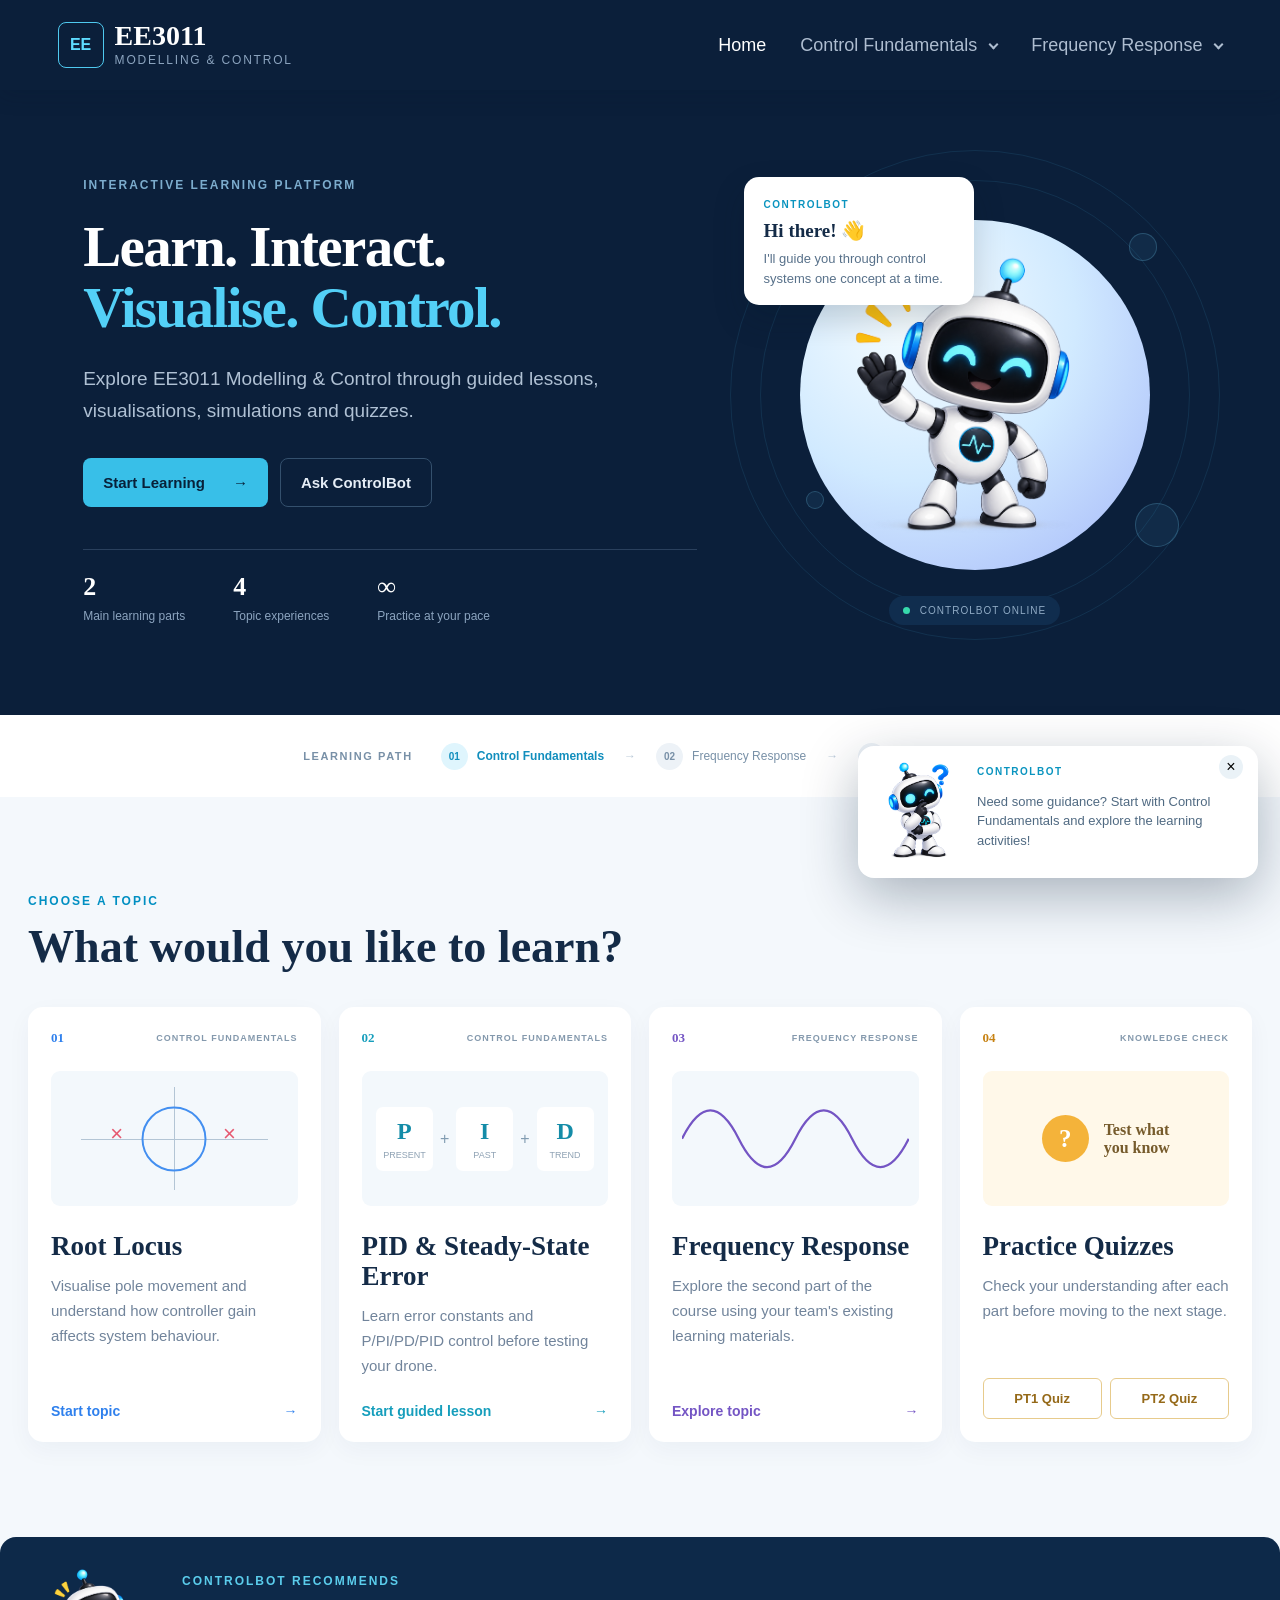
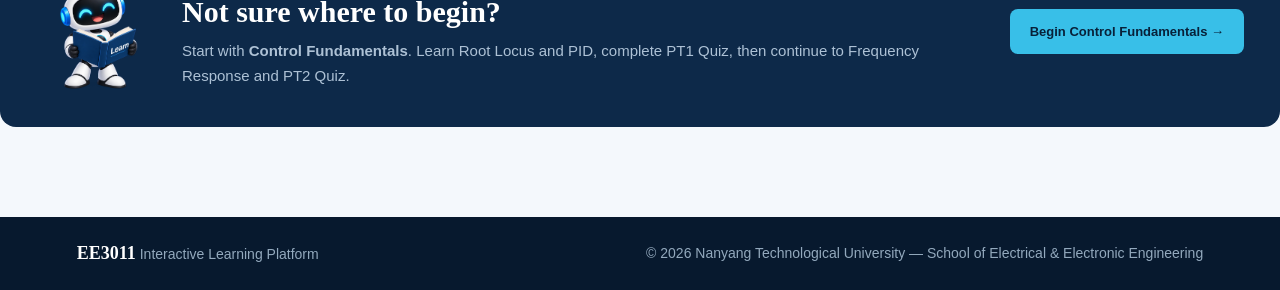
<file: home.html>
<!doctype html>
<html lang="en">
  <head>
    <meta charset="utf-8" />
    <meta name="viewport" content="width=device-width, initial-scale=1" />
    <title>EE3011 | Modelling &amp; Control</title>
    <link rel="stylesheet" href="home-style.css" />
    <script src="script.js" defer></script>
  </head>

  <body>
    <header class="site-header">
      <a class="brand" href="home.html">
        <span class="brand-icon">EE</span>
        <div>
          <b>EE3011</b>
          <small>MODELLING &amp; CONTROL</small>
        </div>
      </a>

      <nav class="site-nav" aria-label="Main navigation">
        <a href="home.html" class="current">Home</a>

        <div class="nav-group">
          <button
            class="nav-button"
            type="button"
            aria-expanded="false"
            aria-controls="part1"
          >
            Control Fundamentals <span class="chevron"></span>
          </button>
          <div class="dropdown" id="part1">
            <a href="root_locus.html">Root Locus</a>
            <a href="drone.html">PID Control</a>
            <a href="steady_state_learning.html">Steady-State Error</a>
            <a href="pt1_quiz.html">PT1 Quiz</a>
          </div>
        </div>

        <div class="nav-group">
          <button
            class="nav-button"
            type="button"
            aria-expanded="false"
            aria-controls="part2"
          >
            Frequency Response <span class="chevron"></span>
          </button>
          <div class="dropdown" id="part2">
            <a href="BodePlots.html">Bode Plots</a>
            <a href="nyquist.html">Nyquist Plots</a>
            <a href="pt2_quiz.html">PT2 Quiz</a>
          </div>
        </div>
      </nav>
    </header>

    <main>
      <section class="hero">
        <div class="hero-inner">
          <div class="hero-copy">
            <p class="overline">INTERACTIVE LEARNING PLATFORM</p>
            <h1>Learn. Interact.<br /><em>Visualise. Control.</em></h1>
            <p class="intro">
              Explore EE3011 Modelling &amp; Control through guided lessons,
              visualisations, simulations and quizzes.
            </p>
            <div class="actions">
              <a class="btn primary" href="steady_state_learning.html">
                Start Learning <span aria-hidden="true">&rarr;</span>
              </a>
              <button class="btn secondary" id="askBot" type="button">
                Ask ControlBot
              </button>
            </div>
            <div class="stats">
              <div><strong>2</strong><span>Main learning parts</span></div>
              <div><strong>4</strong><span>Topic experiences</span></div>
              <div>
                <strong>&infin;</strong><span>Practice at your pace</span>
              </div>
            </div>
          </div>

          <div class="hero-art">
            <span class="orbit orbit-one" aria-hidden="true"></span>
            <span class="orbit orbit-two" aria-hidden="true"></span>
            <span class="bubble bubble-one" aria-hidden="true"></span>
            <span class="bubble bubble-two" aria-hidden="true"></span>
            <span class="bubble bubble-three" aria-hidden="true"></span>

            <div class="robot-halo">
              <img src="bot-hello.png" alt="Friendly ControlBot robot" />
            </div>

            <div class="speech">
              <small>CONTROLBOT</small>
              <strong>Hi there! &#128075;</strong>
              <p>
                I'll guide you through control systems one concept at a time.
              </p>
            </div>

            <div class="online">
              <span class="dot"></span> CONTROLBOT ONLINE
            </div>
          </div>
        </div>
      </section>

      <section class="learning-path" aria-label="Learning path">
        <span class="path-title">LEARNING PATH</span>
        <div class="path-step selected"><b>01</b>Control Fundamentals</div>
        <span class="separator" aria-hidden="true">&rarr;</span>
        <div class="path-step"><b>02</b>Frequency Response</div>
        <span class="separator" aria-hidden="true">&rarr;</span>
        <div class="path-step"><b>03</b>Quiz &amp; Practice</div>
      </section>

      <section class="topics" id="topics">
        <div class="content-wrap">
          <p class="overline">CHOOSE A TOPIC</p>
          <h2>What would you like to learn?</h2>

          <div class="topic-grid">
            <a
              class="topic-card blue"
              href="root_locus.html"
              data-bot-tip="Root Locus shows how closed-loop poles move as system gain changes."
            >
              <div class="card-label">
                <b>01</b><small>CONTROL FUNDAMENTALS</small>
              </div>
              <div class="visual root-visual">
                <span class="axis-x"></span>
                <span class="axis-y"></span>
                <span class="pole left">&times;</span>
                <span class="pole right">&times;</span>
                <span class="root-ring"></span>
              </div>
              <h3>Root Locus</h3>
              <p>
                Visualise pole movement and understand how controller gain
                affects system behaviour.
              </p>
              <span class="card-action"> Start topic <span>&rarr;</span> </span>
            </a>

            <a
              class="topic-card cyan"
              href="steady_state_learning.html"
              data-bot-tip="PID combines proportional, integral and derivative actions to shape the response."
            >
              <div class="card-label">
                <b>02</b><small>CONTROL FUNDAMENTALS</small>
              </div>
              <div class="visual pid-visual">
                <div><b>P</b><small>PRESENT</small></div>
                <span>&plus;</span>
                <div><b>I</b><small>PAST</small></div>
                <span>&plus;</span>
                <div><b>D</b><small>TREND</small></div>
              </div>
              <h3>PID &amp; Steady-State Error</h3>
              <p>
                Learn error constants and P/PI/PD/PID control before testing
                your drone.
              </p>
              <span class="card-action">
                Start guided lesson <span>&rarr;</span>
              </span>
            </a>

            <a
              class="topic-card purple"
              href="root_locus.html"
              data-bot-tip="Frequency Response studies how a system behaves when the input frequency changes."
            >
              <div class="card-label">
                <b>03</b><small>FREQUENCY RESPONSE</small>
              </div>
              <div class="visual wave-visual">
                <svg viewBox="0 0 300 100" aria-hidden="true">
                  <path
                    d="M0 50 C25 0 50 0 75 50 S125 100 150 50 S200 0 225 50 S275 100 300 50"
                  />
                </svg>
              </div>
              <h3>Frequency Response</h3>
              <p>
                Explore the second part of the course using your team's existing
                learning materials.
              </p>
              <span class="card-action">
                Explore topic <span>&rarr;</span>
              </span>
            </a>

            <div class="topic-card amber">
              <div class="card-label">
                <b>04</b><small>KNOWLEDGE CHECK</small>
              </div>
              <div class="visual quiz-visual">
                <span class="question">&quest;</span>
                <strong>Test what<br />you know</strong>
              </div>
              <h3>Practice Quizzes</h3>
              <p>
                Check your understanding after each part before moving to the
                next stage.
              </p>
              <div class="quiz-buttons">
                <a href="pt1_quiz.html">PT1 Quiz</a>
                <a href="pt2_quiz.html">PT2 Quiz</a>
              </div>
            </div>
          </div>
        </div>
      </section>

      <section class="guide content-wrap">
        <img src="bot-learn.png" alt="ControlBot ready to teach" />
        <div>
          <p class="overline">CONTROLBOT RECOMMENDS</p>
          <h2>Not sure where to begin?</h2>
          <p>
            Start with <strong>Control Fundamentals</strong>. Learn Root Locus
            and PID, complete PT1 Quiz, then continue to Frequency Response and
            PT2 Quiz.
          </p>
        </div>
        <a class="btn primary" href="steady_state_learning.html">
          Begin Control Fundamentals &rarr;
        </a>
      </section>
    </main>

    <aside
      class="bot-popup"
      id="botPopup"
      role="status"
      aria-live="polite"
      hidden
    >
      <img src="bot-thinking.png" alt="ControlBot" />
      <div>
        <small>CONTROLBOT</small>
        <button type="button" id="closeBot" aria-label="Close message">
          &times;
        </button>
        <p id="botText"></p>
      </div>
    </aside>

    <footer>
      <div><b>EE3011</b> Interactive Learning Platform</div>
      <p>
        &copy; 2026 Nanyang Technological University &mdash; School of
        Electrical &amp; Electronic Engineering
      </p>
    </footer>

    <script>
      document
        .querySelectorAll(".site-header .nav-button")
        .forEach((button) => {
          button.addEventListener("click", () => {
            const menu = document.getElementById(
              button.getAttribute("aria-controls"),
            );
            if (!menu) return;

            const opening = !menu.classList.contains("show");

            document
              .querySelectorAll(".site-header .dropdown")
              .forEach((dropdown) => dropdown.classList.remove("show"));

            document
              .querySelectorAll(".site-header .nav-button")
              .forEach((btn) => btn.setAttribute("aria-expanded", "false"));

            menu.classList.toggle("show", opening);
            button.setAttribute("aria-expanded", String(opening));
          });
        });

      document.addEventListener("click", (event) => {
        if (!event.target.closest(".site-header .nav-group")) {
          document
            .querySelectorAll(".site-header .dropdown")
            .forEach((menu) => menu.classList.remove("show"));

          document
            .querySelectorAll(".site-header .nav-button")
            .forEach((btn) => btn.setAttribute("aria-expanded", "false"));
        }
      });
    </script>
  </body>
</html>
</file>
<file: home-style.css>
:root {
  --navy: #0b1f3a;
  --ink: #142b47;
  --muted: #698098;
  --cyan: #36bfe8;
  --page: #f4f8fc;
}

* {
  box-sizing: border-box;
}

html {
  scroll-behavior: smooth;
}

body {
  margin: 0;
  background: var(--page);
  color: var(--ink);
  font-family: Arial, Helvetica, sans-serif;
}

a {
  text-decoration: none;
  color: inherit;
}

button {
  font: inherit;
}

button,
a {
  -webkit-tap-highlight-color: transparent;
}

.content-wrap {
  max-width: 1360px;
  margin: auto;
}

.site-header {
  height: 92px;
  background: var(--navy);
  color: #fff;
  display: flex;
  align-items: center;
  justify-content: space-between;
  padding: 0 5%;
  position: relative;
  z-index: 20;
}

.brand {
  display: flex;
  align-items: center;
  gap: 12px;
}

.brand-mark {
  display: grid;
  place-items: center;
  width: 43px;
  height: 43px;
  border: 1px solid #48c9ed;
  border-radius: 8px;
  color: #67dbff;
  font-weight: 700;
}

.brand strong {
  display: block;
  font:
    700 24px Georgia,
    serif;
}

.brand small {
  display: block;
  font-size: 10px;
  letter-spacing: 1.7px;
  color: #91a8c3;
  margin-top: 3px;
}

.site-nav {
  display: flex;
  align-items: center;
  gap: 30px;
  height: 100%;
  font-size: 15px;
}

.site-nav > a,
.nav-toggle {
  color: #c0d0df;
}

.site-nav .current {
  color: white;
}

.nav-group {
  position: relative;
}

.nav-toggle {
  border: 0;
  background: transparent;
  padding: 20px 0;
  cursor: pointer;
}

.nav-toggle:hover,
.site-nav > a:hover {
  color: #fff;
}

.nav-toggle span {
  margin-left: 5px;
}

.dropdown {
  position: absolute;
  right: 0;
  top: 100%;
  width: 210px;
  padding: 7px;
  background: white;
  border-radius: 10px;
  box-shadow: 0 14px 36px #06182a40;
  color: var(--ink);
}

.dropdown[hidden] {
  display: none;
}

.dropdown a {
  display: block;
  padding: 11px 12px;
  border-radius: 6px;
  font-size: 14px;
}

.dropdown a:hover {
  background: #e9f6fd;
  color: #1184b6;
}

.hero {
  background: var(--navy);
  color: white;
}

.hero-inner {
  max-width: 1480px;
  margin: auto;
  min-height: 625px;
  padding: 68px 6%;
  display: grid;
  grid-template-columns: 1.08fr 0.92fr;
  gap: 5%;
  align-items: center;
}

.overline {
  color: #008fc2;
  font-size: 12px;
  letter-spacing: 2px;
  font-weight: 700;
}

.hero .overline {
  color: #7caccd;
}

.hero h1 {
  font:
    700 clamp(43px, 5vw, 76px)/1.06 Georgia,
    serif;
  letter-spacing: -1px;
  margin: 25px 0;
}

.hero h1 em {
  color: #53d0f7;
  font-style: normal;
}

.intro {
  max-width: 650px;
  color: #b0c1d4;
  font-size: 19px;
  line-height: 1.7;
}

.actions {
  display: flex;
  flex-wrap: wrap;
  gap: 12px;
  margin: 30px 0 42px;
}

.btn {
  display: inline-flex;
  align-items: center;
  justify-content: center;
  gap: 28px;
  padding: 15px 20px;
  border-radius: 8px;
  font-weight: 700;
  font-size: 15px;
  cursor: pointer;
}

.primary {
  background: #38bfe8;
  color: #082139;
  border: 0;
}

.secondary {
  background: transparent;
  color: #e5edf6;
  border: 1px solid #34506d;
}

.stats {
  display: flex;
  gap: 48px;
  padding-top: 22px;
  border-top: 1px solid #2a405d;
}

.stats div {
  display: flex;
  flex-direction: column;
  gap: 7px;
}

.stats strong {
  font:
    700 26px Georgia,
    serif;
}

.stats span {
  font-size: 12px;
  color: #8ca4bf;
}

.hero-art {
  position: relative;
  min-height: 475px;
  display: grid;
  place-items: center;
}

.robot-halo {
  width: min(390px, 90%);
  aspect-ratio: 1;
  border-radius: 50%;
  display: grid;
  place-items: center;
  background: radial-gradient(
    circle at 32% 28%,
    #f7fdff,
    #d1eaff 47%,
    #b3c8fb 82%,
    #9f9de6
  );
}

.robot-halo img {
  width: 85%;
  max-height: 100%;
  object-fit: contain;
  animation: bob 4s ease-in-out infinite;
}

.speech {
  position: absolute;
  left: 0;
  top: 25px;
  background: white;
  color: var(--ink);
  border-radius: 15px;
  padding: 17px 20px;
  max-width: 230px;
  box-shadow: 0 14px 32px #071a2a30;
}

.speech small,
.bot-popup small {
  color: #0a94bf;
  font-size: 10px;
  font-weight: 700;
  letter-spacing: 1.5px;
}

.speech strong {
  display: block;
  font:
    700 19px Georgia,
    serif;
  margin: 7px 0;
}

.speech p {
  font-size: 13px;
  line-height: 1.5;
  color: #58718a;
  margin: 0;
}

.online {
  position: absolute;
  bottom: 7px;
  background: #102d4e;
  border-radius: 20px;
  padding: 9px 14px;
  color: #90abc5;
  font-size: 10px;
  letter-spacing: 1px;
}

.dot {
  display: inline-block;
  background: #37d9ac;
  width: 7px;
  height: 7px;
  border-radius: 50%;
  margin-right: 6px;
}

@keyframes bob {
  50% {
    transform: translateY(-10px);
  }
}

.learning-path {
  min-height: 82px;
  background: white;
  display: flex;
  align-items: center;
  justify-content: center;
  flex-wrap: wrap;
  gap: 20px;
  padding: 18px 24px;
  color: #7890a7;
  font-size: 12px;
}

.path-title {
  font-size: 11px;
  font-weight: 700;
  letter-spacing: 1.6px;
  margin-right: 8px;
}

.path-step {
  display: flex;
  align-items: center;
  gap: 9px;
  white-space: nowrap;
}

.path-step b {
  display: grid;
  place-items: center;
  width: 27px;
  height: 27px;
  background: #edf2f7;
  border-radius: 50%;
  font-size: 10px;
}

.path-step.selected {
  color: #118ebd;
  font-weight: 700;
}

.path-step.selected b {
  background: #dff5fd;
}

.separator {
  color: #b9c9d8;
}

.topics {
  padding: 84px 28px 95px;
  background: var(--page);
}

.topics h2 {
  font:
    700 clamp(32px, 3.6vw, 48px) Georgia,
    serif;
  margin: 10px 0 34px;
}

.topic-grid {
  display: grid;
  grid-template-columns: repeat(4, minmax(0, 1fr));
  gap: 18px;
}

.topic-card {
  min-width: 0;
  background: white;
  border-radius: 15px;
  padding: 23px;
  min-height: 425px;
  display: flex;
  flex-direction: column;
  box-shadow: 0 8px 25px #1233540b;
  transition:
    transform 0.2s,
    box-shadow 0.2s;
}

.topic-card:hover {
  transform: translateY(-5px);
  box-shadow: 0 14px 30px #1233541b;
}

.card-label {
  display: flex;
  align-items: center;
  justify-content: space-between;
  gap: 7px;
}

.card-label b {
  font:
    700 13px Georgia,
    serif;
}

.card-label small {
  font-size: 9px;
  font-weight: 700;
  letter-spacing: 1px;
  color: #8499ad;
  text-align: right;
}

.visual {
  height: 135px;
  margin: 25px 0;
  background: #f3f8fc;
  border-radius: 9px;
  position: relative;
  overflow: hidden;
}

.topic-card h3 {
  font:
    700 27px/1.12 Georgia,
    serif;
  margin: 0 0 13px;
}

.topic-card > p {
  font-size: 15px;
  line-height: 1.65;
  color: #71849b;
  margin: 0 0 24px;
}

.card-action {
  display: flex;
  justify-content: space-between;
  gap: 10px;
  margin-top: auto;
  font-size: 14px;
  font-weight: 700;
}

.blue .card-label b,
.blue .card-action {
  color: #2f80ed;
}

.cyan .card-label b,
.cyan .card-action {
  color: #169ebc;
}

.purple .card-label b,
.purple .card-action {
  color: #7455c4;
}

.amber .card-label b {
  color: #c78212;
}

.root-visual .axis-x {
  position: absolute;
  left: 12%;
  right: 12%;
  height: 1px;
  top: 50%;
  background: #b3c5d5;
}

.root-visual .axis-y {
  position: absolute;
  top: 12%;
  bottom: 12%;
  width: 1px;
  left: 50%;
  background: #b3c5d5;
}

.pole {
  position: absolute;
  top: 37%;
  font: 22px Arial;
  color: #e65971;
}

.pole.left {
  left: 24%;
}

.pole.right {
  right: 25%;
}

.root-ring {
  position: absolute;
  left: 50%;
  top: 50%;
  width: 65px;
  height: 65px;
  border: 2px solid #438ff0;
  border-radius: 50%;
  transform: translate(-50%, -50%);
}

.pid-visual {
  display: flex;
  justify-content: center;
  align-items: center;
  gap: 7px;
}

.pid-visual div {
  width: 57px;
  height: 64px;
  border-radius: 7px;
  background: white;
  display: flex;
  align-items: center;
  justify-content: center;
  flex-direction: column;
  gap: 5px;
}

.pid-visual b {
  font:
    700 24px Georgia,
    serif;
  color: #148ca8;
}

.pid-visual small {
  font-size: 9px;
  color: #8fa2b4;
}

.pid-visual > span {
  color: #819cb1;
}

.wave-visual {
  display: grid;
  place-items: center;
}

.wave-visual svg {
  width: 92%;
  fill: none;
  stroke: #7455c4;
  stroke-width: 3;
}

.quiz-visual {
  background: #fff8e9;
  display: flex;
  align-items: center;
  justify-content: center;
  gap: 15px;
  color: #765b2c;
}

.question {
  width: 47px;
  height: 47px;
  background: #f4b33a;
  color: white;
  border-radius: 50%;
  display: grid;
  place-items: center;
  font:
    700 25px Georgia,
    serif;
}

.quiz-visual strong {
  font:
    700 16px Georgia,
    serif;
}

.quiz-buttons {
  display: flex;
  gap: 8px;
  margin-top: auto;
}

.quiz-buttons a {
  flex: 1;
  text-align: center;
  border: 1px solid #e7cb8c;
  border-radius: 6px;
  padding: 12px 7px;
  color: #956918;
  font-size: 13px;
  font-weight: 700;
}

.guide {
  background: #0d2949;
  color: white;
  border-radius: 16px;
  display: grid;
  grid-template-columns: 120px minmax(0, 1fr) auto;
  align-items: center;
  gap: 26px;
  padding: 30px 36px;
  margin-bottom: 90px;
}

.guide > img {
  width: 120px;
  height: 130px;
  object-fit: contain;
}

.guide .overline {
  color: #5bcdec;
  margin: 0 0 7px;
}

.guide h2 {
  font:
    700 30px Georgia,
    serif;
  margin: 0 0 10px;
}

.guide p:not(.overline) {
  font-size: 15px;
  line-height: 1.65;
  color: #adc1d5;
  margin: 0;
}

.guide .btn {
  font-size: 13px;
  gap: 10px;
  white-space: nowrap;
}

footer {
  background: #07192e;
  color: #93a9bd;
  padding: 26px 6%;
  display: flex;
  justify-content: space-between;
  align-items: center;
  gap: 20px;
  font-size: 12px;
}

footer strong {
  color: white;
  font:
    700 17px Georgia,
    serif;
}

.bot-popup {
  position: fixed;
  right: 22px;
  bottom: 22px;
  z-index: 50;
  background: white;
  width: min(400px, calc(100vw - 32px));
  padding: 15px;
  display: flex;
  align-items: center;
  gap: 12px;
  border-radius: 16px;
  box-shadow: 0 18px 55px #061d3650;
}

.bot-popup[hidden] {
  display: none;
}

.bot-popup img {
  width: 92px;
  height: 100px;
  object-fit: contain;
}

.bot-popup > div {
  flex: 1;
  position: relative;
  padding-right: 20px;
}

.bot-popup button {
  position: absolute;
  right: 0;
  top: -6px;
  border: 0;
  background: #eaf2f7;
  border-radius: 50%;
  width: 24px;
  height: 24px;
  cursor: pointer;
}

.bot-popup p {
  font-size: 13px;
  line-height: 1.5;
  color: #506a82;
}

@media (max-width: 1150px) {
  .topic-grid {
    grid-template-columns: repeat(2, minmax(0, 1fr));
  }

  .hero-inner {
    padding: 60px 5%;
  }

  .speech {
    left: -8px;
  }

  .guide {
    margin-left: 24px;
    margin-right: 24px;
    grid-template-columns: 95px 1fr;
  }

  .guide > img {
    width: 95px;
  }

  .guide .btn {
    grid-column: 2;
    justify-self: start;
  }
}

@media (max-width: 750px) {
  .site-header {
    height: auto;
    min-height: 80px;
    flex-wrap: wrap;
    gap: 12px;
    padding: 18px 5%;
  }

  .site-nav {
    width: 100%;
    gap: 18px;
    flex-wrap: wrap;
    font-size: 13px;
  }

  .hero-inner {
    grid-template-columns: 1fr;
    padding: 48px 6%;
  }

  .hero-art {
    min-height: 400px;
  }

  .speech {
    left: 0;
    top: 0;
  }

  .learning-path {
    justify-content: flex-start;
    gap: 12px;
  }

  .topics {
    padding: 60px 20px;
  }

  .guide {
    grid-template-columns: 80px 1fr;
    padding: 20px;
  }

  .guide > img {
    width: 80px;
  }

  .guide h2 {
    font-size: 24px;
  }

  footer {
    flex-direction: column;
    align-items: flex-start;
  }
}

@media (max-width: 540px) {
  .topic-grid {
    grid-template-columns: 1fr;
  }

  .topic-card {
    min-height: 385px;
  }

  .stats {
    gap: 20px;
  }

  .stats span {
    font-size: 10px;
  }

  .hero h1 {
    font-size: 43px;
  }

  .robot-halo {
    width: 290px;
  }

  .speech {
    max-width: 180px;
  }

  .guide {
    grid-template-columns: 1fr;
    text-align: center;
  }

  .guide > img {
    margin: auto;
  }

  .guide .btn {
    grid-column: 1;
    justify-self: stretch;
  }

  .site-nav {
    gap: 12px;
  }

  .nav-toggle {
    font-size: 12px;
  }

  .dropdown {
    right: auto;
    left: 0;
  }
}

@media (min-width: 1151px) {
  .site-header {
    padding-inline: 4.5%;
  }

  .hero-inner {
    max-width: none;
    width: 100%;
    min-height: 625px;
    padding: 32px 6.5% 48px;
    grid-template-columns: minmax(0, 1.16fr) minmax(0, 0.84fr);
    gap: 5%;
  }

  .hero h1 {
    font-size: clamp(57px, 4.15vw, 72px);
    letter-spacing: -1.6px;
  }

  .hero-art {
    min-height: 475px;
  }

  .robot-halo {
    width: min(350px, 82%);
  }

  .speech {
    left: -2%;
    top: 20px;
  }

  .content-wrap {
    max-width: 1360px;
  }

  .topics {
    padding-top: 85px;
  }
}

.hero-art .orbit {
  position: absolute;
  left: 50%;
  top: 50%;
  transform: translate(-50%, -50%);
  border: 1px solid rgba(85, 205, 250, 0.1);
  border-radius: 50%;
  pointer-events: none;
}

.hero-art .orbit-one {
  width: 430px;
  height: 430px;
}

.hero-art .orbit-two {
  width: 490px;
  height: 490px;
}

.hero-art .bubble {
  position: absolute;
  border: 1px solid rgba(125, 214, 249, 0.22);
  background: rgba(94, 192, 241, 0.08);
  border-radius: 50%;
  pointer-events: none;
}

.hero-art .bubble-one {
  width: 28px;
  height: 28px;
  right: 9%;
  top: 16%;
}

.hero-art .bubble-two {
  width: 18px;
  height: 18px;
  left: 12%;
  bottom: 26%;
}

.hero-art .bubble-three {
  width: 44px;
  height: 44px;
  right: 4%;
  bottom: 18%;
}

.robot-halo {
  position: relative;
  z-index: 1;
}

.speech {
  z-index: 3;
}

.online {
  z-index: 2;
}

@media (max-width: 750px) {
  .hero-art .orbit-one {
    width: 350px;
    height: 350px;
  }

  .hero-art .orbit-two {
    width: 390px;
    height: 390px;
  }
}

.chevron {
  display: inline-block;
  width: 7px;
  height: 7px;
  border-right: 2px solid currentColor;
  border-bottom: 2px solid currentColor;
  transform: rotate(45deg);
  margin-left: 8px;
  vertical-align: 3px;
  transition: transform 0.2s;
}

.site-header {
  height: 90px;
  background: #0b1f3a;
  color: #fff;
  display: flex;
  align-items: center;
  padding: 0 4.5%;
  gap: 48px;
  position: sticky;
  top: 0;
  z-index: 500;
  box-shadow: 0 5px 20px #08182b2b;
  font-family: Arial, sans-serif;
}

.site-header .brand {
  display: flex;
  align-items: center;
  gap: 11px;
  margin-right: auto;
  color: white;
  text-decoration: none;
}

.site-header .brand-icon {
  width: 46px;
  height: 46px;
  border: 1px solid #4fc9ef;
  border-radius: 8px;
  display: grid;
  place-items: center;
  color: #5edcff;
  font-weight: bold;
  font-size: 16px;
}

.site-header .brand b,
.site-header .brand small {
  display: block;
}

.site-header .brand b {
  font:
    700 28px Georgia,
    serif;
}

.site-header .brand small {
  font-size: 12px;
  letter-spacing: 1.8px;
  color: #8ca4bf;
  margin-top: 2px;
}

.site-header .site-nav {
  display: flex;
  align-items: center;
  gap: 34px;
  height: auto;
  font-size: 18px;
}

.site-header .site-nav > a {
  color: #aebdd0;
  text-decoration: none;
  padding: 35px 0;
}

.site-header .site-nav > a.current {
  color: white;
}

.site-header .nav-group {
  position: relative;
}

.site-header .nav-button {
  border: 0;
  background: none;
  color: #aebdd0;
  cursor: pointer;
  padding: 34px 0;
  font-size: 18px;
}

.site-header .nav-button:hover,
.site-header .site-nav a:hover {
  color: white;
}

.site-header .dropdown {
  display: none;
  position: absolute;
  top: 69px;
  left: 50%;
  right: auto;
  transform: translateX(-50%);
  min-width: 220px;
  width: auto;
  padding: 7px;
  background: white;
  border: 1px solid #dce8f3;
  border-radius: 10px;
  box-shadow: 0 15px 40px #09213d2b;
  z-index: 900;
}

.site-header .dropdown.show {
  display: block;
}

.site-header .dropdown a {
  display: block;
  color: #23415f;
  text-decoration: none;
  padding: 12px 14px;
  border-radius: 6px;
  font-size: 16px;
}

.site-header .dropdown a:hover {
  background: #edf7ff;
  color: #168cc0;
}

footer {
  background: #07192e;
  color: #93a9bd;
  padding: 26px 6%;
  display: flex;
  justify-content: space-between;
  align-items: center;
  gap: 20px;
  font-size: 14px;
}

footer b {
  color: white;
  font:
    700 18px Georgia,
    serif;
}

footer p {
  margin: 0;
  font-size: 14px;
}

.site-header .brand {
  display: flex;
  align-items: center;
  justify-content: flex-start;
  gap: 11px;
  margin-right: auto;
}

.site-header .brand > div {
  display: flex;
  flex-direction: column;
  justify-content: center;
  gap: 0;
  min-width: 0;
}

.site-header .brand b {
  display: block;
  font:
    700 28px/1 Georgia,
    serif;
  margin: 0;
}

.site-header .brand small {
  display: block;
  font-size: 12px;
  line-height: 1.2;
  letter-spacing: 1.8px;
  margin-top: 3px;
}

.site-header .brand-icon {
  flex-shrink: 0;
}
</file>
